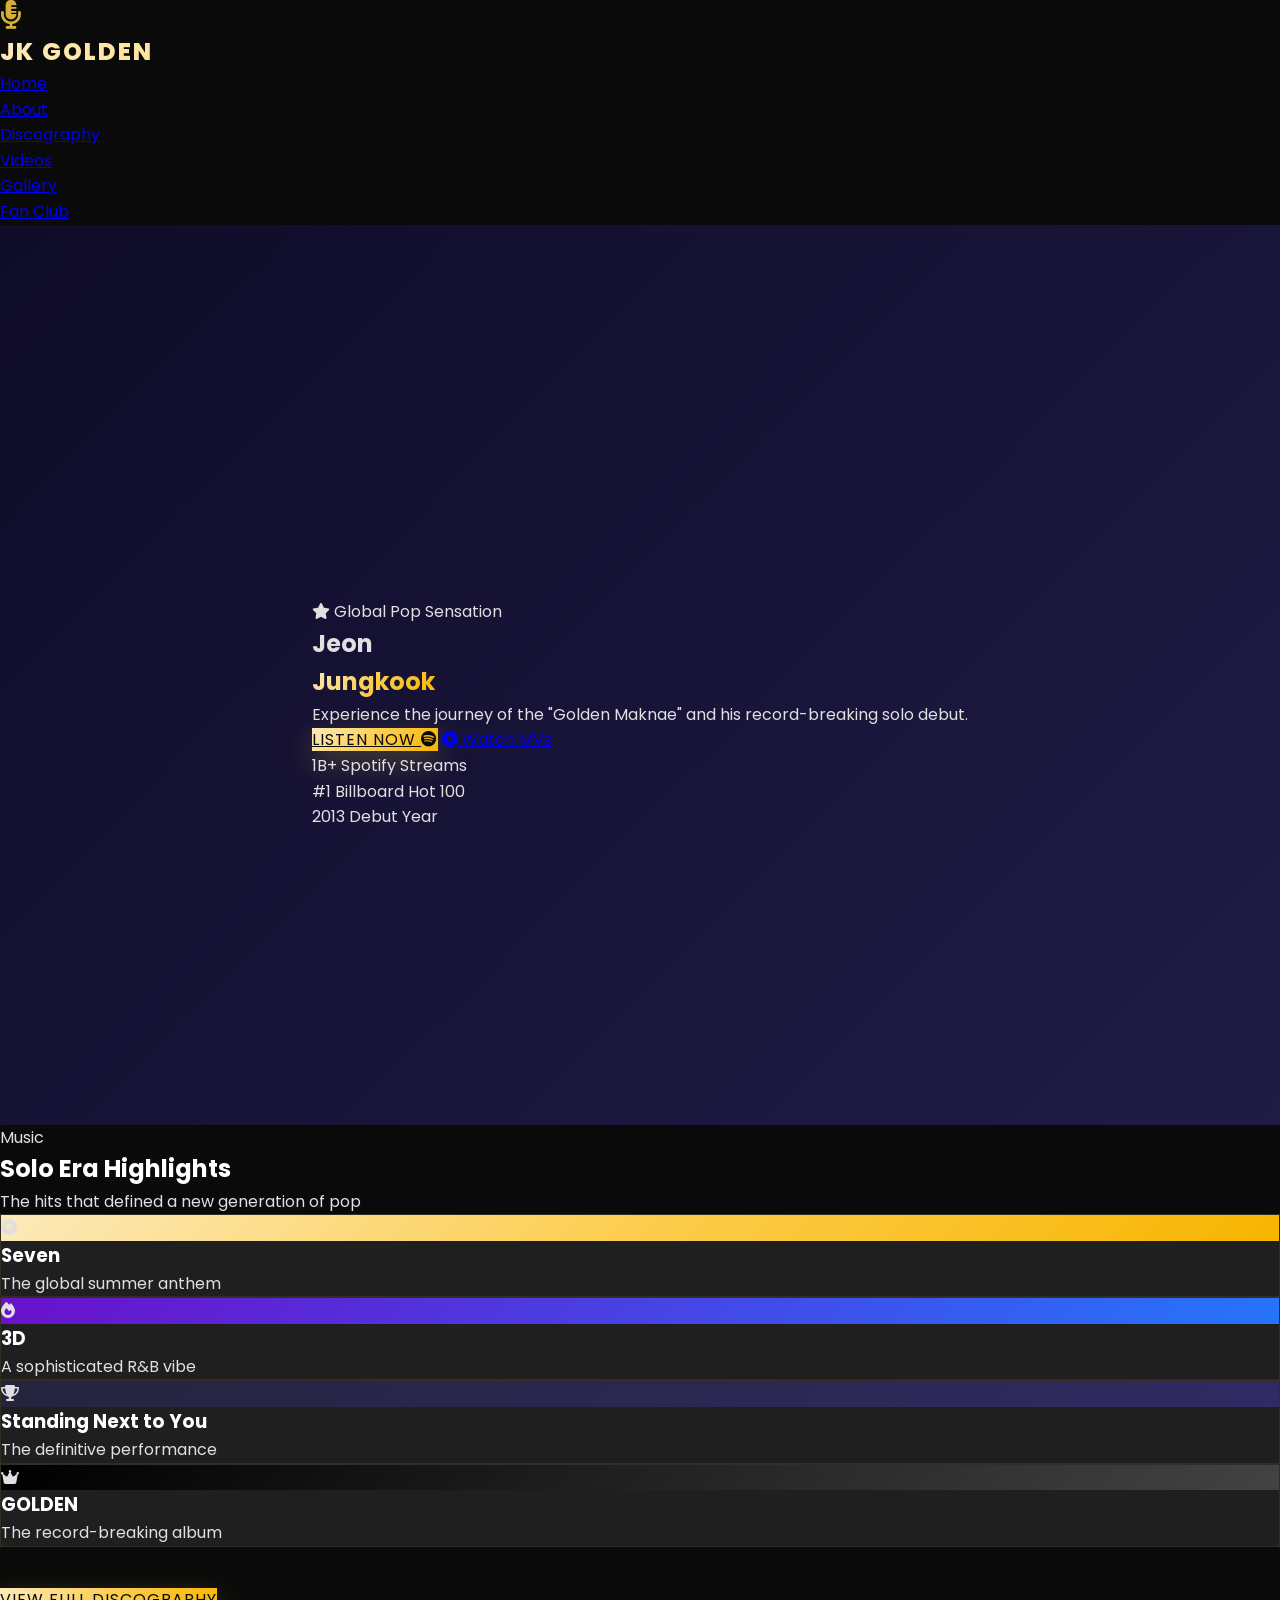
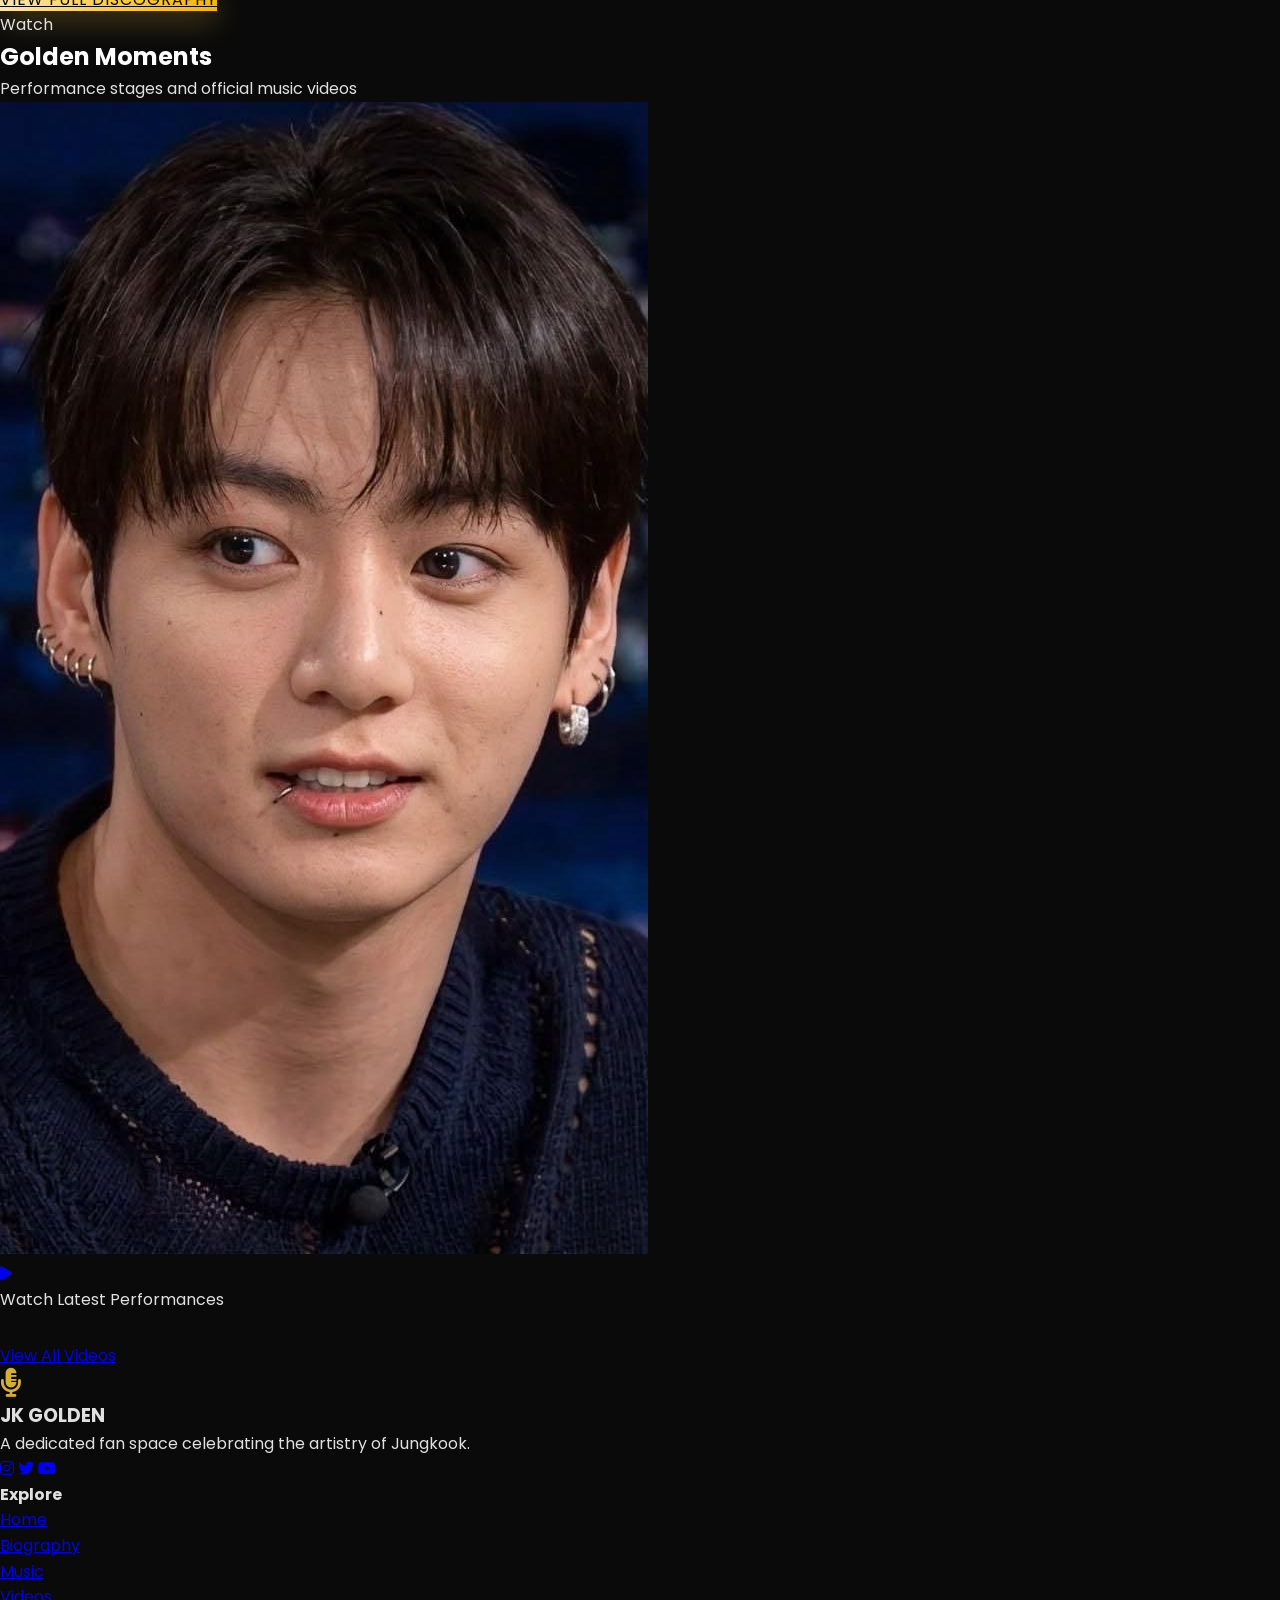
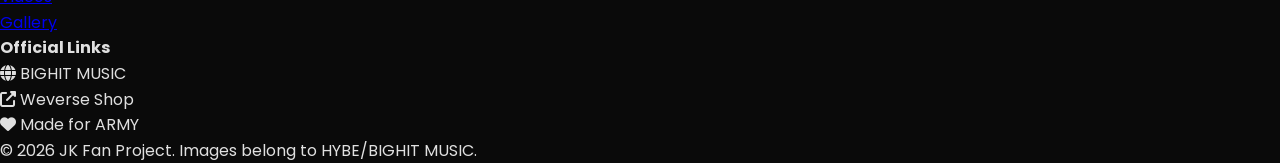
<file: index.html>
<!DOCTYPE html>
<html lang="en">
<head>
  <meta charset="UTF-8">
  <meta name="viewport" content="width=device-width, initial-scale=1.0">
  <title>Jungkook | The Golden Artist</title>
  <link rel="stylesheet" href="style.css">
  <link href="https://fonts.googleapis.com/css2?family=Poppins:wght@300;400;500;600;700;800&display=swap" rel="stylesheet">
  <link rel="stylesheet" href="https://cdnjs.cloudflare.com/ajax/libs/font-awesome/6.4.0/css/all.min.css">
</head>
<body>

  <header id="main-header">
    <div class="container">
      <nav>
        <div class="logo-wrapper">
          <i class="fas fa-microphone-alt"></i>
          <h1 class="logo">JK GOLDEN</h1>
        </div>
        <ul class="nav-links">
          <li><a href="index.html" class="active">Home</a></li>
          <li><a href="about.html">About</a></li>
          <li><a href="attractions.html">Discography</a></li>
          <li><a href="videos.html">Videos</a></li>
          <li><a href="gallery.html">Gallery</a></li>
          <li><a href="contact.html">Fan Club</a></li>
        </ul>
        <div class="hamburger">
          <span></span>
          <span></span>
          <span></span>
        </div>
      </nav>
    </div>
  </header>

  <section class="hero">
    <div class="hero-gradient"></div>
    <div class="hero-text">
      <span class="hero-tag"><i class="fas fa-star"></i> Global Pop Sensation</span>
      <h2>Jeon <br><span class="gradient-text">Jungkook</span></h2>
      <p>Experience the journey of the "Golden Maknae" and his record-breaking solo debut.</p>
      <div class="hero-buttons">
        <a href="https://open.spotify.com/artist/6HaGT9kwSwaL33zs7pPkFa" target="_blank" class="btn btn-primary">Listen Now <i class="fab fa-spotify"></i></a>
        <a href="videos.html" class="btn btn-secondary"><i class="fas fa-play-circle"></i> Watch MVs</a>
      </div>
      <div class="hero-stats">
        <div class="stat">
          <span class="stat-number">1B+</span>
          <span class="stat-label">Spotify Streams</span>
        </div>
        <div class="stat">
          <span class="stat-number">#1</span>
          <span class="stat-label">Billboard Hot 100</span>
        </div>
        <div class="stat">
          <span class="stat-number">2013</span>
          <span class="stat-label">Debut Year</span>
        </div>
      </div>
    </div>
    <div class="floating-shapes">
      <div class="shape shape-1"></div>
      <div class="shape shape-2"></div>
      <div class="shape shape-3"></div>
    </div>
  </section>

  <section class="section preview-section">
    <div class="container-section">
      <div class="section-header">
        <span class="section-tag">Music</span>
        <h2>Solo Era Highlights</h2>
        <p class="section-subtitle">The hits that defined a new generation of pop</p>
      </div>
      <div class="preview-grid">
        <div class="preview-card">
          <div class="preview-icon amusement"><i class="fas fa-compact-disc"></i></div>
          <h3>Seven</h3>
          <p>The global summer anthem</p>
        </div>
        <div class="preview-card">
          <div class="preview-icon aquatic"><i class="fas fa-fire"></i></div>
          <h3>3D</h3>
          <p>A sophisticated R&B vibe</p>
        </div>
        <div class="preview-card">
          <div class="preview-icon garden"><i class="fas fa-trophy"></i></div>
          <h3>Standing Next to You</h3>
          <p>The definitive performance</p>
        </div>
        <div class="preview-card">
          <div class="preview-icon hotel"><i class="fas fa-crown"></i></div>
          <h3>GOLDEN</h3>
          <p>The record-breaking album</p>
        </div>
      </div>
      <div class="text-center" style="margin-top: 40px;">
        <a href="attractions.html" class="btn btn-primary">View Full Discography</a>
      </div>
    </div>
  </section>

  <section class="section video-preview-section">
    <div class="container-section">
      <div class="section-header light">
        <span class="section-tag">Watch</span>
        <h2>Golden Moments</h2>
        <p class="section-subtitle">Performance stages and official music videos</p>
      </div>
      <div class="video-preview">
        <div class="video-thumb-small">
          <img src="images/jungkook-performance.jpg" alt="Featured Video">
          <div class="play-overlay">
            <a href="videos.html" class="play-btn-large"><i class="fas fa-play"></i></a>
            <p>Watch Latest Performances</p>
          </div>
        </div>
      </div>
      <div class="text-center" style="margin-top: 30px;">
        <a href="videos.html" class="btn btn-secondary">View All Videos</a>
      </div>
    </div>
  </section>

  <footer>
    <div class="container-section">
      <div class="footer-content">
        <div class="footer-brand">
          <div class="logo-wrapper">
            <i class="fas fa-microphone-alt"></i>
            <h3>JK GOLDEN</h3>
          </div>
          <p>A dedicated fan space celebrating the artistry of Jungkook.</p>
          <div class="social-links">
            <a href="https://www.instagram.com/abcdeferghijk__lmnopqrstuvwxyz" target="_blank"><i class="fab fa-instagram"></i></a>
            <a href="#" target="_blank"><i class="fab fa-twitter"></i></a>
            <a href="#"><i class="fab fa-youtube"></i></a>
          </div>
        </div>
        <div class="footer-links">
          <h4>Explore</h4>
          <ul>
            <li><a href="index.html">Home</a></li>
            <li><a href="about.html">Biography</a></li>
            <li><a href="attractions.html">Music</a></li>
            <li><a href="videos.html">Videos</a></li>
            <li><a href="gallery.html">Gallery</a></li>
          </ul>
        </div>
        <div class="footer-contact">
          <h4>Official Links</h4>
          <p><i class="fas fa-globe"></i> BIGHIT MUSIC</p>
          <p><i class="fas fa-external-link-alt"></i> Weverse Shop</p>
          <p><i class="fas fa-heart"></i> Made for ARMY</p>
        </div>
      </div>
      <div class="footer-bottom">
        <p>&copy; 2026 JK Fan Project. Images belong to HYBE/BIGHIT MUSIC.</p>
      </div>
    </div>
  </footer>

  <script>
    const hamburger = document.querySelector('.hamburger');
    const navLinks = document.querySelector('.nav-links');
    
    hamburger.addEventListener('click', () => {
      navLinks.classList.toggle('active');
      hamburger.classList.toggle('active');
    });

    window.addEventListener('scroll', () => {
      const header = document.getElementById('main-header');
      if (window.scrollY > 50) header.classList.add('scrolled');
      else header.classList.remove('scrolled');
    });
  </script>

</body>
</html>
</file>
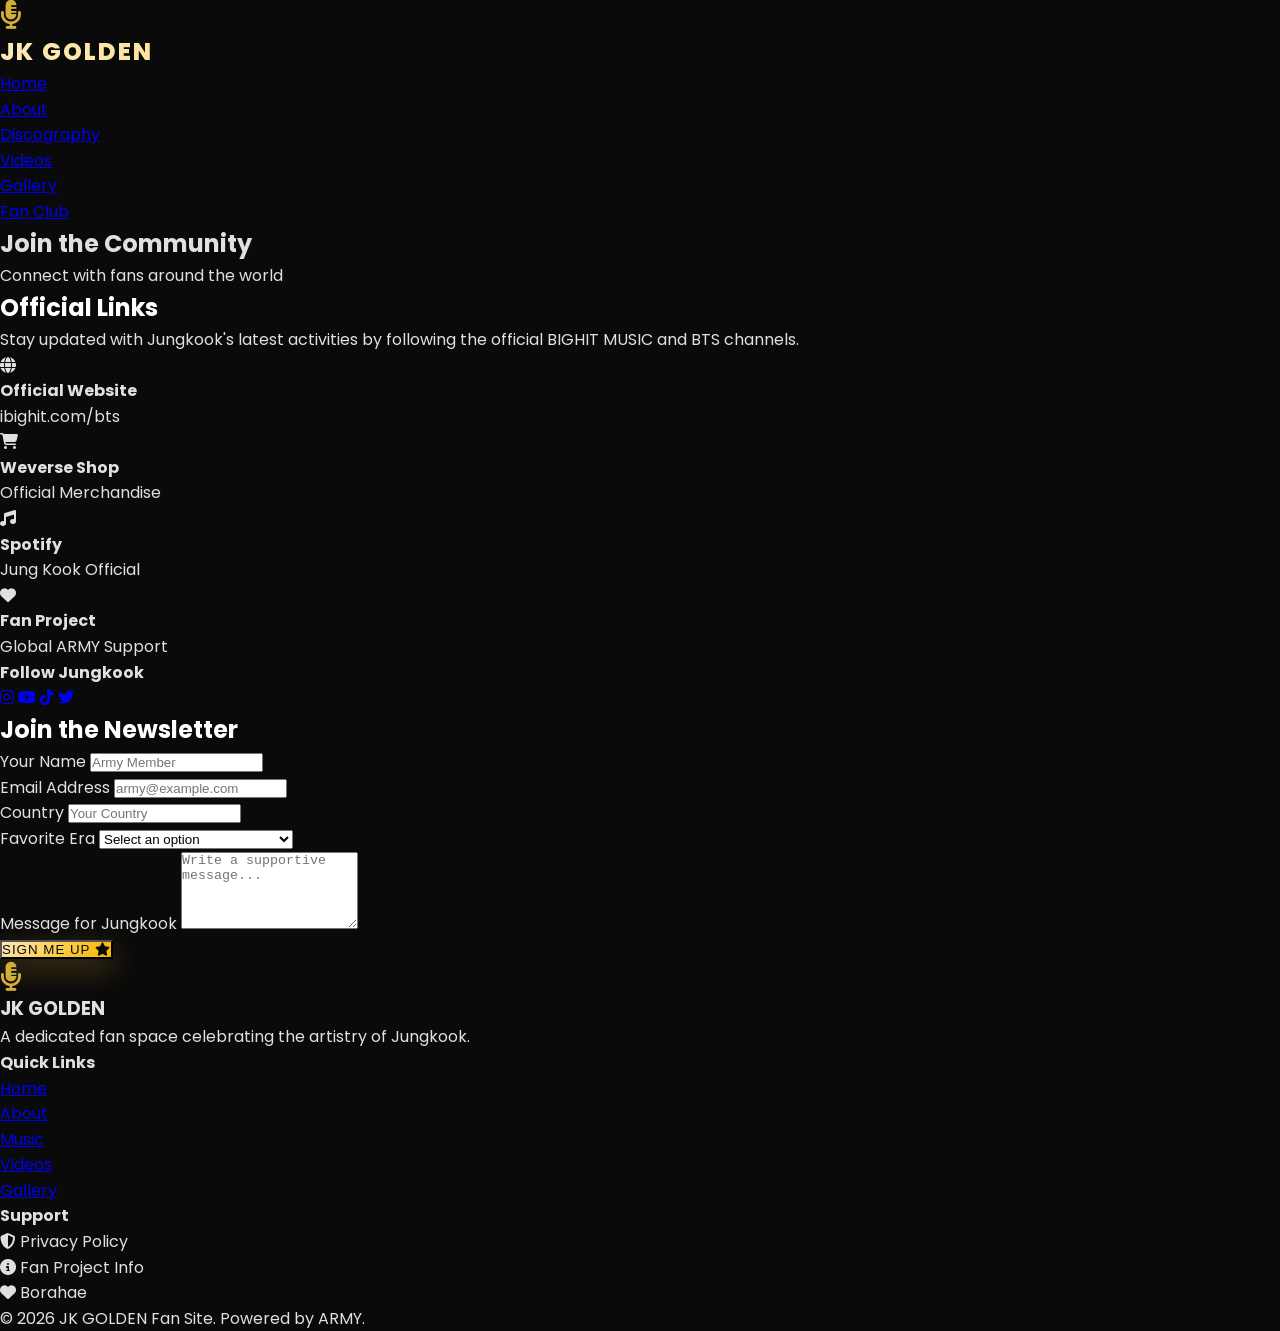
<file: contact.html>
<!DOCTYPE html>
<html lang="en">
<head>
  <meta charset="UTF-8">
  <meta name="viewport" content="width=device-width, initial-scale=1.0">
  <title>Fan Club | Jungkook - Join the GOLDEN Circle</title>
  <link rel="stylesheet" href="style.css">
  <link href="https://fonts.googleapis.com/css2?family=Poppins:wght@300;400;500;600;700;800&display=swap" rel="stylesheet">
  <link rel="stylesheet" href="https://cdnjs.cloudflare.com/ajax/libs/font-awesome/6.4.0/css/all.min.css">
</head>
<body>

  <header id="main-header">
    <div class="container">
      <nav>
        <div class="logo-wrapper">
          <i class="fas fa-microphone-alt"></i>
          <h1 class="logo">JK GOLDEN</h1>
        </div>
        <ul class="nav-links">
          <li><a href="index.html">Home</a></li>
          <li><a href="about.html">About</a></li>
          <li><a href="attractions.html">Discography</a></li>
          <li><a href="videos.html">Videos</a></li>
          <li><a href="gallery.html">Gallery</a></li>
          <li><a href="contact.html" class="active">Fan Club</a></li>
        </ul>
        <div class="hamburger">
          <span></span>
          <span></span>
          <span></span>
        </div>
      </nav>
    </div>
  </header>

  <section class="page-header">
    <div class="page-header-bg" style="background: linear-gradient(135deg, #000000 0%, #d4af37 100%);"></div>
    <div class="page-header-content">
      <h1>Join the Community</h1>
      <p>Connect with fans around the world</p>
    </div>
  </section>

  <section class="section contact-page">
    <div class="container-section">
      <div class="contact-grid">
        <div class="contact-info-panel">
          <h2>Official Links</h2>
          <p>Stay updated with Jungkook's latest activities by following the official BIGHIT MUSIC and BTS channels.</p>
          
          <div class="contact-methods">
            <div class="contact-method">
              <div class="method-icon"><i class="fas fa-globe"></i></div>
              <div>
                <h4>Official Website</h4>
                <p>ibighit.com/bts</p>
              </div>
            </div>
            
            <div class="contact-method">
              <div class="method-icon"><i class="fas fa-shopping-cart"></i></div>
              <div>
                <h4>Weverse Shop</h4>
                <p>Official Merchandise</p>
              </div>
            </div>
            
            <div class="contact-method">
              <div class="method-icon"><i class="fas fa-music"></i></div>
              <div>
                <h4>Spotify</h4>
                <p>Jung Kook Official</p>
              </div>
            </div>
            
            <div class="contact-method">
              <div class="method-icon"><i class="fas fa-heart"></i></div>
              <div>
                <h4>Fan Project</h4>
                <p>Global ARMY Support</p>
              </div>
            </div>
          </div>

          <div class="social-connect">
            <h4>Follow Jungkook</h4>
            <div class="social-links-large">
              <a href="https://www.instagram.com/abcdeferghijk__lmnopqrstuvwxyz" target="_blank"><i class="fab fa-instagram"></i></a>
              <a href="#"><i class="fab fa-youtube"></i></a>
              <a href="#"><i class="fab fa-tiktok"></i></a>
              <a href="#"><i class="fab fa-twitter"></i></a>
            </div>
          </div>
        </div>

        <div class="contact-form-panel">
          <h2>Join the Newsletter</h2>
          <form action="#" method="POST" class="contact-form-full">
            <div class="form-group">
              <label>Your Name</label>
              <input type="text" name="name" placeholder="Army Member" required>
            </div>
            
            <div class="form-group">
              <label>Email Address</label>
              <input type="email" name="email" placeholder="army@example.com" required>
            </div>
            
            <div class="form-group">
              <label>Country</label>
              <input type="text" name="country" placeholder="Your Country">
            </div>
            
            <div class="form-group">
              <label>Favorite Era</label>
              <select name="favorite_era" required>
                <option value="" disabled selected>Select an option</option>
                <option value="golden">GOLDEN (Solo Debut)</option>
                <option value="dynamite">Dynamite / Butter</option>
                <option value="wings">Wings / Blood Sweat & Tears</option>
                <option value="debut">No More Dream (Debut)</option>
              </select>
            </div>
            
            <div class="form-group">
              <label>Message for Jungkook</label>
              <textarea name="message" rows="5" placeholder="Write a supportive message..." required></textarea>
            </div>
            
            <button type="submit" class="btn btn-primary btn-full">
              Sign Me Up <i class="fas fa-star"></i>
            </button>
          </form>
        </div>
      </div>
    </div>
  </section>

  <footer>
    <div class="container-section">
      <div class="footer-content">
        <div class="footer-brand">
          <div class="logo-wrapper">
            <i class="fas fa-microphone-alt"></i>
            <h3>JK GOLDEN</h3>
          </div>
          <p>A dedicated fan space celebrating the artistry of Jungkook.</p>
        </div>
        <div class="footer-links">
          <h4>Quick Links</h4>
          <ul>
            <li><a href="index.html">Home</a></li>
            <li><a href="about.html">About</a></li>
            <li><a href="attractions.html">Music</a></li>
            <li><a href="videos.html">Videos</a></li>
            <li><a href="gallery.html">Gallery</a></li>
          </ul>
        </div>
        <div class="footer-contact">
          <h4>Support</h4>
          <p><i class="fas fa-shield-alt"></i> Privacy Policy</p>
          <p><i class="fas fa-info-circle"></i> Fan Project Info</p>
          <p><i class="fas fa-heart"></i> Borahae</p>
        </div>
      </div>
      <div class="footer-bottom">
        <p>© 2026 JK GOLDEN Fan Site. Powered by ARMY.</p>
      </div>
    </div>
  </footer>

  <script>
    const hamburger = document.querySelector('.hamburger');
    const navLinks = document.querySelector('.nav-links');
    
    hamburger.addEventListener('click', () => {
      navLinks.classList.toggle('active');
      hamburger.classList.toggle('active');
    });

    window.addEventListener('scroll', () => {
      const header = document.getElementById('main-header');
      if (window.scrollY > 50) header.classList.add('scrolled');
      else header.classList.remove('scrolled');
    });
  </script>

</body>
</html>
</file>
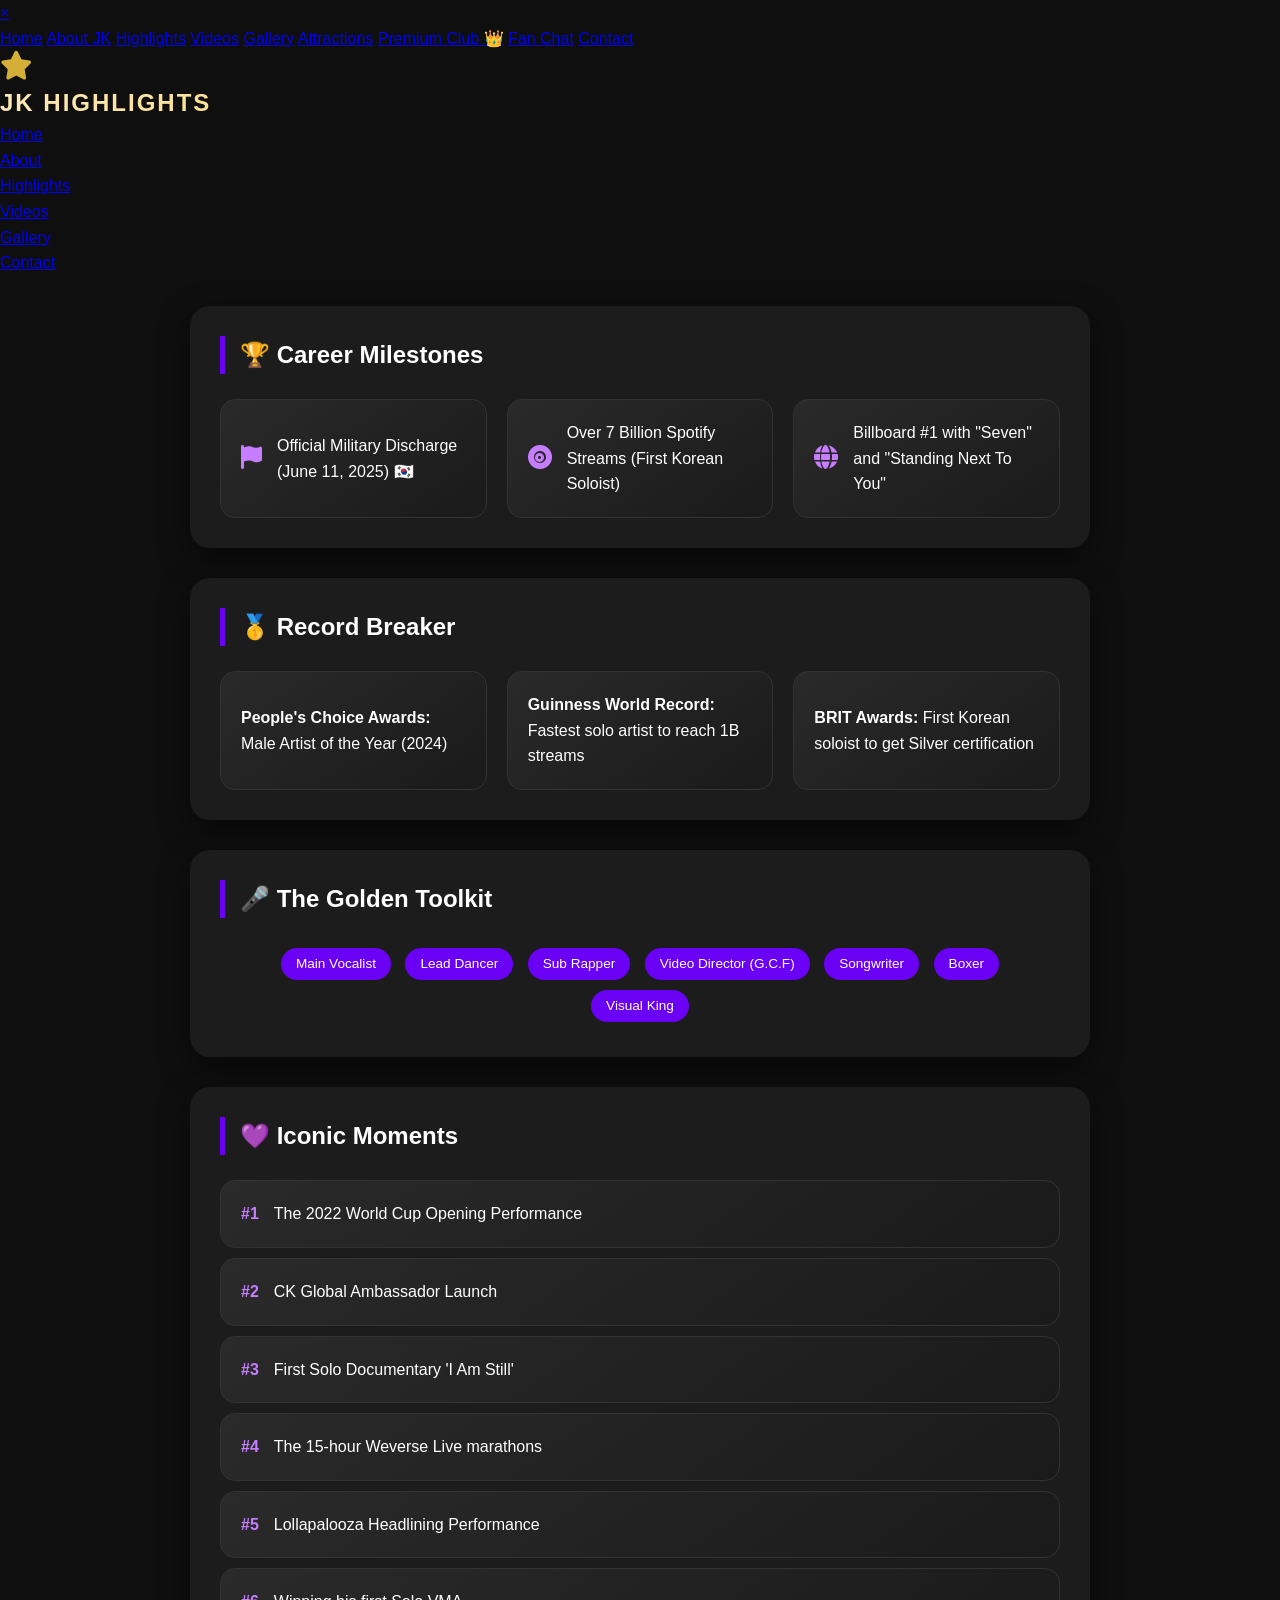
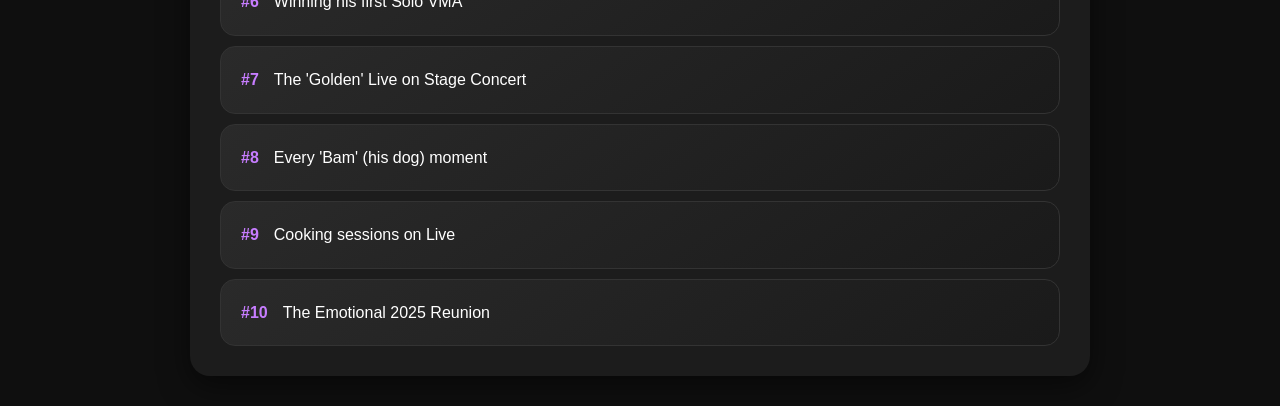
<file: highlights.html>
<!DOCTYPE html>
<html lang="en">
<head>
  <meta charset="UTF-8">
  <meta name="viewport" content="width=device-width, initial-scale=1.0">
  <title>Highlights | Jungkook Fan Site</title>
  <link rel="stylesheet" href="style.css">
  <link rel="stylesheet" href="https://cdnjs.cloudflare.com/ajax/libs/font-awesome/6.4.0/css/all.min.css">
  
  <style>
    body { background-color: #0f0f0f; color: #fff; font-family: 'Poppins', sans-serif; }
    
    .section {
      margin: 30px auto;
      max-width: 900px;
      padding: 30px;
      background: #1c1c1c;
      border-radius: 20px;
      box-shadow: 0 10px 30px rgba(0,0,0,0.5);
    }

    h2 { color: #c77dff; border-left: 5px solid #6a00f4; padding-left: 15px; margin-bottom: 25px; }

    .highlight-grid {
      display: grid;
      grid-template-columns: repeat(auto-fit, minmax(250px, 1fr));
      gap: 20px;
    }

    .highlight-card {
      padding: 20px;
      background: linear-gradient(145deg, #2a2a2a, #1a1a1a);
      border-radius: 15px;
      border: 1px solid #333;
      transition: 0.3s;
      display: flex;
      align-items: center;
      gap: 15px;
    }

    .highlight-card:hover {
      transform: translateY(-5px);
      border-color: #6a00f4;
      box-shadow: 0 5px 15px rgba(106, 0, 244, 0.3);
    }

    .icon-box {
      font-size: 1.5rem;
      color: #c77dff;
    }

    .skill-tag {
      display: inline-block;
      background: #6a00f4;
      padding: 5px 15px;
      border-radius: 20px;
      margin: 5px;
      font-size: 0.85rem;
    }

    #funMoments {
      display: flex;
      flex-wrap: wrap;
      gap: 10px;
    }
  </style>
</head>
<div class="menu-dots" onclick="toggleMenu()">
  <span></span>
  <span></span>
  <span></span>
</div>

<div id="navOverlay" class="nav-overlay">
  <a href="javascript:void(0)" class="closebtn" onclick="toggleMenu()">&times;</a>
  <div class="overlay-content">
    <a href="index.html">Home</a>
    <a href="about.html">About JK</a>
    <a href="highlights.html">Highlights</a>
    <a href="videos.html">Videos</a>
    <a href="gallery.html">Gallery</a>
    <a href="attraction.html">Attractions</a>
    <a href="premium.html">Premium Club 👑</a>
    <a href="chat.html">Fan Chat</a>
    <a href="contact.html">Contact</a>
  </div>
</div>

<body>

<header id="main-header">
    <div class="container">
      <nav>
        <div class="logo-wrapper">
          <i class="fas fa-star"></i>
          <h1 class="logo">JK Highlights</h1>
        </div>
        <ul class="nav-links">
          <li><a href="index.html">Home</a></li>
          <li><a href="about.html">About</a></li>
          <li><a href="highlights.html" class="active">Highlights</a></li>
          <li><a href="videos.html">Videos</a></li>
          <li><a href="gallery.html">Gallery</a></li>
          <li><a href="contact.html">Contact</a></li>
        </ul>
      </nav>
    </div>
</header>

<div class="section">
  <h2>🏆 Career Milestones</h2>
  <div class="highlight-grid">
    <div class="highlight-card">
      <div class="icon-box"><i class="fas fa-flag"></i></div>
      <p>Official Military Discharge (June 11, 2025) 🇰🇷</p>
    </div>
    <div class="highlight-card">
      <div class="icon-box"><i class="fas fa-record-vinyl"></i></div>
      <p>Over 7 Billion Spotify Streams (First Korean Soloist)</p>
    </div>
    <div class="highlight-card">
      <div class="icon-box"><i class="fas fa-globe"></i></div>
      <p>Billboard #1 with "Seven" and "Standing Next To You"</p>
    </div>
  </div>
</div>

<div class="section">
  <h2>🥇 Record Breaker</h2>
  <div class="highlight-grid">
    <div class="highlight-card">
      <p><strong>People's Choice Awards:</strong> Male Artist of the Year (2024)</p>
    </div>
    <div class="highlight-card">
      <p><strong>Guinness World Record:</strong> Fastest solo artist to reach 1B streams</p>
    </div>
    <div class="highlight-card">
      <p><strong>BRIT Awards:</strong> First Korean soloist to get Silver certification</p>
    </div>
  </div>
</div>

<div class="section">
  <h2>🎤 The Golden Toolkit</h2>
  <div style="text-align: center;">
    <span class="skill-tag">Main Vocalist</span>
    <span class="skill-tag">Lead Dancer</span>
    <span class="skill-tag">Sub Rapper</span>
    <span class="skill-tag">Video Director (G.C.F)</span>
    <span class="skill-tag">Songwriter</span>
    <span class="skill-tag">Boxer</span>
    <span class="skill-tag">Visual King</span>
  </div>
</div>

<div class="section">
  <h2>💜 Iconic Moments</h2>
  <div id="funMoments"></div>
</div>

<script>
const moments = [
    "The 2022 World Cup Opening Performance",
    "CK Global Ambassador Launch",
    "First Solo Documentary 'I Am Still'",
    "The 15-hour Weverse Live marathons",
    "Lollapalooza Headlining Performance",
    "Winning his first Solo VMA",
    "The 'Golden' Live on Stage Concert",
    "Every 'Bam' (his dog) moment",
    "Cooking sessions on Live",
    "The Emotional 2025 Reunion"
];

let fun = document.getElementById("funMoments");

moments.forEach((text, i) => {
  let div = document.createElement("div");
  div.className = "highlight-card";
  div.style.width = "100%";
  div.innerHTML = `<span style="color:#c77dff; font-weight:bold;">#${i+1}</span> ${text}`;
  fun.appendChild(div);
});
</script>

</body>
</html>
</file>
<file: style.css>
/* JK GOLDEN THEME VARIABLES */
:root {
  /* Changed from green to Gold & Dark Luxury tones */
  --primary: #d4af37;        /* Metallic Gold */
  --primary-dark: #b8860b;   /* Dark Goldenrod */
  --secondary: #9b5de5;      /* Purple (BTS/JK Signature) */
  --accent: #f15bb5;         /* Pink accent */
  --gold-gradient: linear-gradient(135deg, #fceabb 0%, #fccd4d 50%, #f8b500 100%);
  
  --dark: #0a0a0a;           /* Deep Black */
  --dark-light: #1a1a1a;     /* Off Black */
  --text: #e0e0e0;           /* Light Gray text for dark mode feel */
  --text-light: #a0a0a0;
  --white: #ffffff;
  --gray-100: #121212;       /* Dark Backgrounds */
  --gray-200: #1f1f1f;
  
  --shadow-sm: 0 2px 4px rgba(0,0,0,0.3);
  --shadow: 0 4px 6px rgba(0,0,0,0.4);
  --shadow-lg: 0 10px 25px rgba(212, 175, 55, 0.2); /* Golden shadow */
  --shadow-xl: 0 20px 40px rgba(0,0,0,0.6);
  
  --transition: all 0.3s cubic-bezier(0.4, 0, 0.2, 1);
  --border-radius: 12px;     /* Sleeker corners */
}

/* RESET & BODY ADJUSTMENTS */
* {
  margin: 0;
  padding: 0;
  box-sizing: border-box;
}

body {
  font-family: 'Poppins', sans-serif;
  line-height: 1.6;
  color: var(--text);
  background-color: var(--dark); /* Set base to dark */
  overflow-x: hidden;
}

/* UPDATED LOGO & HEADER */
.logo {
  font-size: 1.5rem;
  font-weight: 800;
  letter-spacing: 2px;
  background: var(--gold-gradient);
  -webkit-background-clip: text;
  -webkit-text-fill-color: transparent;
  text-transform: uppercase;
}

.logo-wrapper i {
  font-size: 1.8rem;
  color: var(--primary); /* Gold Microphone */
}

/* UPDATED HERO SECTION */
.hero {
  min-height: 100vh;
  display: flex;
  align-items: center;
  justify-content: center;
  position: relative;
  overflow: hidden;
  padding-top: 80px;
  /* Darker, more cinematic gradient */
  background: linear-gradient(135deg, #0f0c29 0%, #302b63 50%, #24243e 100%);
  background-size: 400% 400%;
}

.gradient-text {
  background: var(--gold-gradient);
  -webkit-background-clip: text;
  -webkit-text-fill-color: transparent;
  background-clip: text;
}

/* BUTTONS */
.btn-primary {
  background: var(--gold-gradient);
  color: var(--dark); /* Dark text on gold button looks premium */
  box-shadow: 0 10px 30px rgba(212, 175, 55, 0.3);
  text-transform: uppercase;
  letter-spacing: 1px;
}

.btn-primary:hover {
  transform: translateY(-3px);
  box-shadow: 0 15px 40px rgba(212, 175, 55, 0.5);
  filter: brightness(1.1);
}

/* CARDS BACKGROUND */
.preview-card, .mission-card, .video-card {
  background: var(--gray-200);
  border: 1px solid rgba(212, 175, 55, 0.1);
}

.preview-card h3, .section h2, .video-info h3 {
  color: var(--white);
}
.video-grid {
  display: grid;
  grid-template-columns: repeat(auto-fit, minmax(160px, 1fr));
  gap: 15px;
}

.video-card {
  cursor: pointer;
  text-align: center;
}

.video-thumb {
  position: relative;
  border-radius: 12px;
  overflow: hidden;
}

.video-thumb img {
  width: 100%;
  aspect-ratio: 16 / 9;   /* keeps video shape */
  object-fit: cover;      /* crops nicely */
  display: block;
}


.video-thumb i {
  position: absolute;
  top: 50%;
  left: 50%;
  transform: translate(-50%, -50%);
  font-size: 30px;
  color: white;
  background: rgba(0,0,0,0.6);
  padding: 15px;
  border-radius: 50%;
}

.video-thumb:hover img {
  transform: scale(1.05);
}

/* ICON COLORS (Discography Section) */
.preview-icon.amusement { background: var(--gold-gradient); } /* Seven */
.preview-icon.aquatic { background: linear-gradient(135deg, #6a11cb, #2575fc); } /* 3D */
.preview-icon.garden { background: linear-gradient(135deg, #24243e, #302b63); } /* Standing Next to You */
.preview-icon.hotel { background: linear-gradient(135deg, #000000, #434343); } /* Golden Album */
</file>
